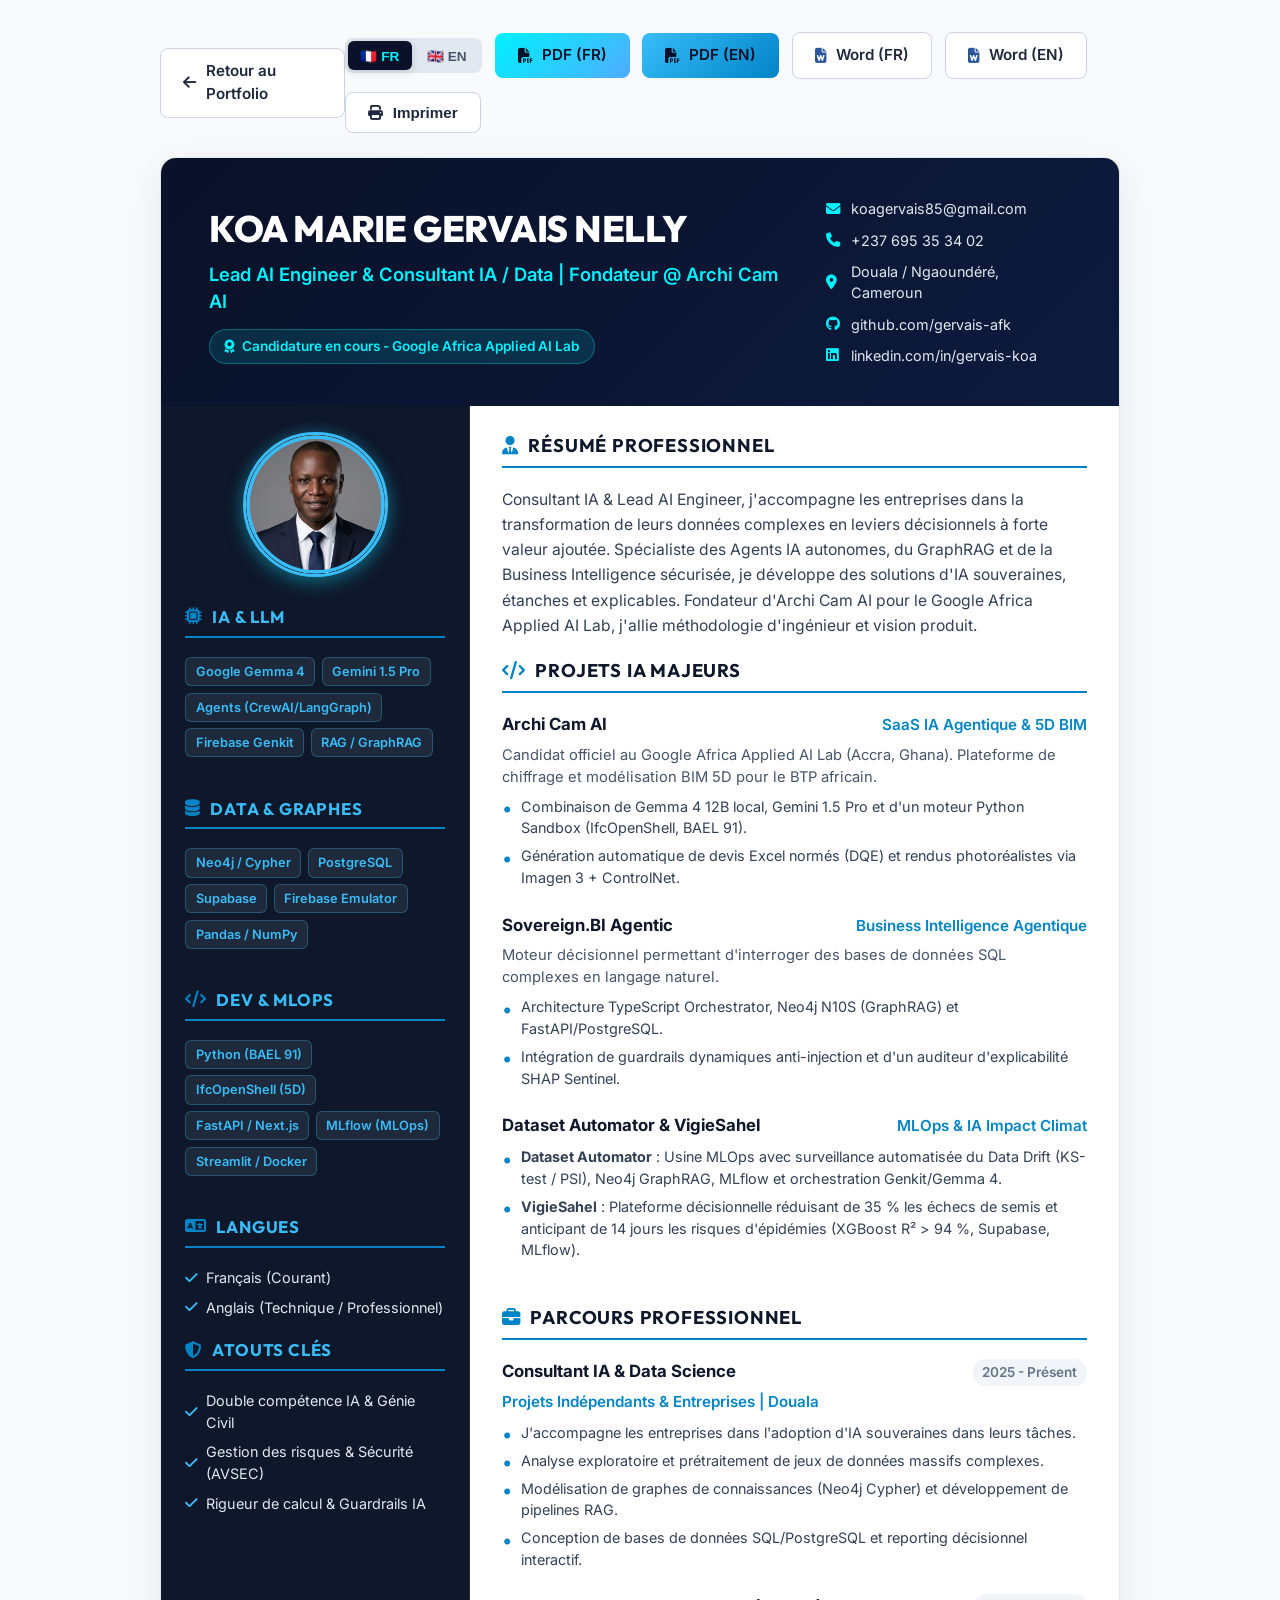
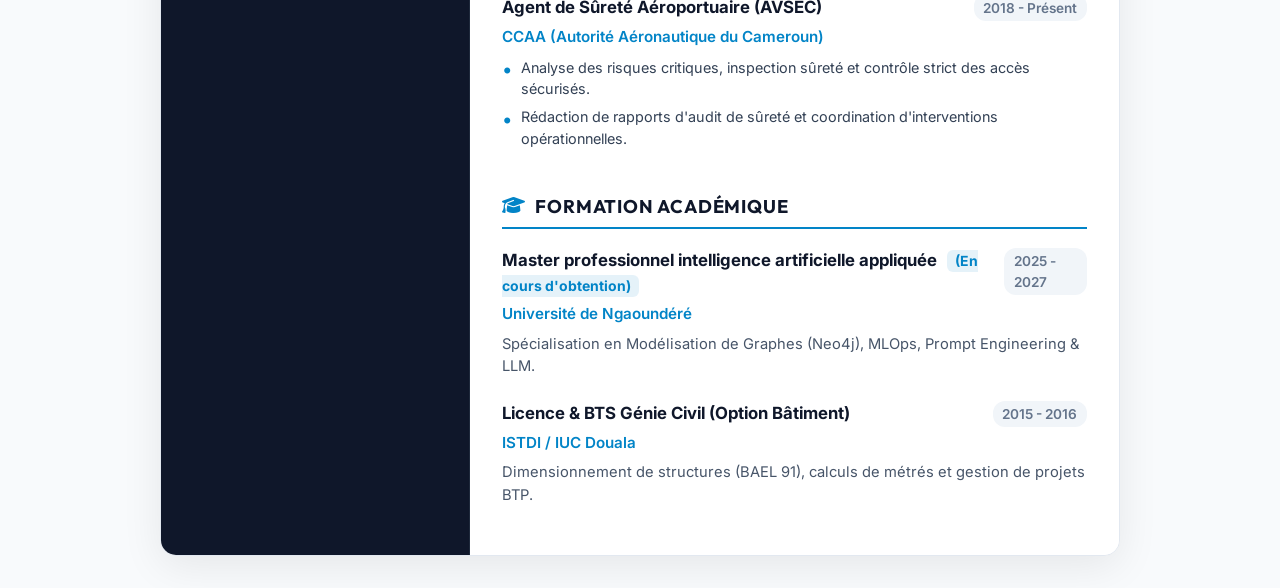
<file: cv.html>
<!DOCTYPE html>
<html lang="fr">
<head>
    <meta charset="UTF-8">
    <meta name="viewport" content="width=device-width, initial-scale=1.0">
    <title>CV | KOA MARIE GERVAIS NELLY - Lead AI Engineer & Consultant Data</title>
    <meta name="description" content="Curriculum Vitae de KOA MARIE GERVAIS NELLY, Lead AI Engineer, Fondateur d'Archi Cam AI et candidat au Google Africa Applied AI Lab.">
    <!-- Google Fonts -->
    <link rel="preconnect" href="https://fonts.googleapis.com">
    <link rel="preconnect" href="https://fonts.gstatic.com" crossorigin>
    <link href="https://fonts.googleapis.com/css2?family=Inter:wght@300;400;500;600;700;800&family=Outfit:wght@500;700;800&display=swap" rel="stylesheet">
    <!-- FontAwesome Icons -->
    <link rel="stylesheet" href="https://cdnjs.cloudflare.com/ajax/libs/font-awesome/6.4.0/css/all.min.css">
    
    <!-- i18n Dictionary -->
    <script src="translations.js"></script>

    <style>
        .lang-switch-group {
            display: inline-flex;
            background: #E2E8F0;
            border-radius: 8px;
            padding: 3px;
            gap: 2px;
        }

        .lang-btn {
            border: none;
            background: transparent;
            padding: 0.4rem 0.8rem;
            border-radius: 6px;
            font-weight: 700;
            font-size: 0.85rem;
            cursor: pointer;
            color: #475569;
            transition: all 0.2s ease;
        }

        .lang-btn.active {
            background: #0A1128;
            color: #00F2FE;
            box-shadow: 0 2px 8px rgba(0,0,0,0.15);
        }
        :root {
            --primary: #00F2FE;
            --accent: #4FACFE;
            --bg-dark: #0A1128;
            --card-bg: #0D1B3E;
            --text-dark: #1E293B;
            --text-light: #E2E8F0;
            --text-muted: #64748B;
            --border-color: #E2E8F0;
        }

        * {
            margin: 0;
            padding: 0;
            box-sizing: border-box;
        }

        body {
            font-family: 'Inter', sans-serif;
            background-color: #F8FAFC;
            color: var(--text-dark);
            line-height: 1.5;
            padding: 2rem 1rem;
        }

        /* CV Container */
        .cv-wrapper {
            max-width: 960px;
            margin: 0 auto;
            background: #FFFFFF;
            border-radius: 16px;
            box-shadow: 0 10px 40px rgba(0, 0, 0, 0.08);
            overflow: hidden;
            border: 1px solid #E2E8F0;
        }

        /* Action Bar (Screen Only) */
        .action-bar {
            max-width: 960px;
            margin: 0 auto 1.5rem auto;
            display: flex;
            justify-content: space-between;
            align-items: center;
        }

        .btn-action {
            display: inline-flex;
            align-items: center;
            gap: 0.6rem;
            padding: 0.7rem 1.4rem;
            border-radius: 8px;
            font-weight: 600;
            cursor: pointer;
            text-decoration: none;
            transition: all 0.2s ease;
            font-size: 0.95rem;
        }

        .btn-print {
            background: linear-gradient(135deg, #00F2FE 0%, #4FACFE 100%);
            color: #0A1128;
            border: none;
        }

        .btn-print:hover {
            transform: translateY(-2px);
            box-shadow: 0 4px 15px rgba(0, 242, 254, 0.3);
        }

        .btn-back {
            background: #FFFFFF;
            color: var(--text-dark);
            border: 1px solid #CBD5E1;
        }

        .btn-back:hover {
            background: #F1F5F9;
        }

        /* Header Header */
        .cv-header {
            background: linear-gradient(135deg, #0A1128 0%, #0D1B3E 100%);
            color: #FFFFFF;
            padding: 2.5rem 3rem;
            display: flex;
            align-items: center;
            justify-content: space-between;
            gap: 2rem;
            position: relative;
        }

        .header-main h1 {
            font-family: 'Outfit', sans-serif;
            font-size: 2.3rem;
            font-weight: 800;
            letter-spacing: -0.5px;
            margin-bottom: 0.3rem;
            color: #FFFFFF;
        }

        .header-main .subtitle {
            font-size: 1.15rem;
            color: #00F2FE;
            font-weight: 600;
            margin-bottom: 0.8rem;
        }

        .badge-lab {
            display: inline-flex;
            align-items: center;
            gap: 0.5rem;
            background: rgba(0, 242, 254, 0.12);
            border: 1px solid rgba(0, 242, 254, 0.3);
            color: #00F2FE;
            padding: 0.4rem 0.9rem;
            border-radius: 30px;
            font-size: 0.85rem;
            font-weight: 600;
        }

        .header-contacts {
            display: flex;
            flex-direction: column;
            gap: 0.6rem;
            font-size: 0.9rem;
            color: #94A3B8;
        }

        .header-contacts a, .header-contacts div {
            display: flex;
            align-items: center;
            gap: 0.6rem;
            color: #E2E8F0;
            text-decoration: none;
        }

        .header-contacts i {
            color: #00F2FE;
            width: 16px;
        }

        /* Main Grid */
        .cv-body {
            display: grid;
            grid-template-columns: 1fr 2.1fr;
        }

        /* Left Column (Sidebar) */
        .cv-sidebar {
            background: #0F172A;
            color: #F8FAFC;
            padding: 1.6rem 1.5rem;
            border-right: 1px solid #1E293B;
            display: flex;
            flex-direction: column;
            gap: 1.2rem;
        }

        .cv-photo-frame {
            width: 145px;
            height: 145px;
            border-radius: 50%;
            margin: 0 auto 0.5rem auto;
            overflow: hidden;
            border: 3px solid #38BDF8;
            box-shadow: 0 6px 20px rgba(0, 242, 254, 0.3), 0 0 15px rgba(56, 189, 248, 0.2);
            background: #1E293B;
            flex-shrink: 0;
        }

        .cv-photo-img {
            width: 100%;
            height: 100%;
            object-fit: cover;
            object-position: center 15%;
            border-radius: 50%;
        }

        /* Right Column (Content) */
        .cv-main {
            background: #FFFFFF;
            padding: 1.6rem 2rem;
            display: flex;
            flex-direction: column;
            gap: 1.2rem;
        }

        /* Section Headings */
        .sidebar-title {
            font-family: 'Outfit', sans-serif;
            font-size: 1.05rem;
            font-weight: 700;
            text-transform: uppercase;
            letter-spacing: 0.8px;
            color: #38BDF8;
            border-bottom: 2px solid #0284C7;
            padding-bottom: 0.4rem;
            margin-bottom: 1.2rem;
            display: flex;
            align-items: center;
            gap: 0.6rem;
        }

        .main-title {
            font-family: 'Outfit', sans-serif;
            font-size: 1.15rem;
            font-weight: 700;
            text-transform: uppercase;
            letter-spacing: 0.8px;
            color: #0F172A;
            border-bottom: 2px solid #0284C7;
            padding-bottom: 0.4rem;
            margin-bottom: 1.2rem;
            display: flex;
            align-items: center;
            gap: 0.6rem;
        }

        .sidebar-title i, .main-title i {
            color: #0284C7;
        }

        /* Skill Groups */
        .skill-group {
            margin-bottom: 1.2rem;
        }

        .skill-group-label {
            font-weight: 700;
            font-size: 0.9rem;
            color: #E2E8F0;
            margin-bottom: 0.4rem;
        }

        .skill-tags {
            display: flex;
            flex-wrap: wrap;
            gap: 0.4rem;
        }

        .skill-tag {
            background: #1E293B;
            color: #38BDF8;
            border: 1px solid rgba(56, 189, 248, 0.3);
            padding: 0.25rem 0.6rem;
            border-radius: 6px;
            font-size: 0.8rem;
            font-weight: 600;
        }

        /* Lists */
        .info-list {
            list-style: none;
            display: flex;
            flex-direction: column;
            gap: 0.5rem;
            font-size: 0.9rem;
            color: #E2E8F0;
        }

        .info-list li {
            display: flex;
            align-items: center;
            gap: 0.5rem;
        }

        .info-list i {
            color: #38BDF8;
        }

        /* Timeline Items */
        .timeline-item {
            margin-bottom: 1.5rem;
            position: relative;
        }

        .timeline-header {
            display: flex;
            justify-content: space-between;
            align-items: baseline;
            margin-bottom: 0.3rem;
        }

        .item-title {
            font-size: 1.05rem;
            font-weight: 700;
            color: #0F172A;
        }

        .item-company {
            font-weight: 600;
            color: #0284C7;
            font-size: 0.95rem;
        }

        .item-date {
            font-size: 0.85rem;
            font-weight: 600;
            color: #64748B;
            background: #F1F5F9;
            padding: 0.2rem 0.6rem;
            border-radius: 12px;
        }

        .item-desc {
            font-size: 0.92rem;
            color: #475569;
            margin-top: 0.4rem;
            line-height: 1.5;
        }

        .bullet-list {
            list-style: none;
            margin-top: 0.5rem;
            display: flex;
            flex-direction: column;
            gap: 0.4rem;
        }

        .bullet-list li {
            position: relative;
            padding-left: 1.2rem;
            font-size: 0.9rem;
            color: #334155;
        }

        .bullet-list li::before {
            content: "•";
            color: #0284C7;
            font-size: 1.2rem;
            position: absolute;
            left: 0;
            top: -0.1rem;
        }

        /* Summary Text */
        .profile-summary {
            font-size: 0.98rem;
            color: #334155;
            line-height: 1.6;
        }

        /* Print Media Styles (Single-Page PDF Guarantee) */
        @media print {
            @page {
                size: A4 portrait;
                margin: 0.6cm;
            }
            body {
                background: #FFFFFF !important;
                padding: 0 !important;
                font-size: 8.5pt !important;
            }
            .action-bar {
                display: none !important;
            }
            .cv-wrapper {
                box-shadow: none !important;
                border: none !important;
                max-width: 100% !important;
                width: 100% !important;
                border-radius: 0 !important;
            }
            .cv-header {
                background: #0A1128 !important;
                padding: 1.2rem 1.8rem !important;
                -webkit-print-color-adjust: exact;
                print-color-adjust: exact;
            }
            .cv-header h1 {
                font-size: 1.8rem !important;
            }
            .cv-sidebar {
                background: #0F172A !important;
                color: #F8FAFC !important;
                padding: 1.2rem 1.2rem !important;
                gap: 1.2rem !important;
                -webkit-print-color-adjust: exact;
                print-color-adjust: exact;
            }
            .photo-placeholder {
                height: 120px !important;
                background: #1E293B !important;
                border: 2px dashed #38BDF8 !important;
                -webkit-print-color-adjust: exact;
                print-color-adjust: exact;
            }
            .cv-main {
                background: #FFFFFF !important;
                padding: 1.2rem 1.5rem !important;
                gap: 1.2rem !important;
            }
            .main-title, .sidebar-title {
                margin-bottom: 0.6rem !important;
                font-size: 0.95rem !important;
            }
            .timeline-item {
                margin-bottom: 0.8rem !important;
            }
            .skill-tag {
                background: #1E293B !important;
                color: #38BDF8 !important;
                border: 1px solid rgba(56, 189, 248, 0.3) !important;
                -webkit-print-color-adjust: exact;
                print-color-adjust: exact;
            }
            .badge-lab {
                border: 1px solid #00F2FE !important;
                -webkit-print-color-adjust: exact;
                print-color-adjust: exact;
            }
        }

        @media (max-width: 768px) {
            .cv-header {
                flex-direction: column;
                align-items: flex-start;
                padding: 2rem;
            }
            .cv-body {
                grid-template-columns: 1fr;
            }
            .cv-sidebar {
                border-right: none;
                border-bottom: 1px solid #E2E8F0;
                padding: 2rem;
            }
            .cv-main {
                padding: 2rem;
            }
        }
    </style>
</head>
<body>

    <!-- Top Action Bar -->
    <div class="action-bar">
        <a href="index.html" class="btn-action btn-back"><i class="fa-solid fa-arrow-left"></i> <span data-i18n="cv_btn_back">Retour au Portfolio</span></a>
        
        <div style="display: flex; gap: 0.8rem; align-items: center; flex-wrap: wrap;">
            <div class="lang-switch-group">
                <button class="lang-btn active" id="btnLangFr" onclick="switchCvLanguage('fr')">🇫🇷 FR</button>
                <button class="lang-btn" id="btnLangEn" onclick="switchCvLanguage('en')">🇬🇧 EN</button>
            </div>
            
            <a href="KOA_MARIE_GERVAIS_NELLY_CV_EXECUTIVE.pdf" id="downloadPdfFr" download target="_blank" class="btn-action btn-print"><i class="fa-solid fa-file-pdf"></i> PDF (FR)</a>
            <a href="KOA_MARIE_GERVAIS_NELLY_CV_EXECUTIVE_EN.pdf" id="downloadPdfEn" download target="_blank" class="btn-action btn-print" style="background: linear-gradient(135deg, #38BDF8 0%, #0284C7 100%);"><i class="fa-solid fa-file-pdf"></i> PDF (EN)</a>
            <a href="KOA_MARIE_GERVAIS_NELLY_CV_EXECUTIVE.docx" id="downloadDocxFr" download class="btn-action btn-back"><i class="fa-solid fa-file-word" style="color: #2B579A;"></i> Word (FR)</a>
            <a href="KOA_MARIE_GERVAIS_NELLY_CV_EXECUTIVE_EN.docx" id="downloadDocxEn" download class="btn-action btn-back"><i class="fa-solid fa-file-word" style="color: #2B579A;"></i> Word (EN)</a>
            <button onclick="window.print()" class="btn-action btn-back"><i class="fa-solid fa-print"></i> <span data-i18n="cv_btn_print">Imprimer</span></button>
        </div>
    </div>

    <!-- Printable CV Document -->
    <div class="cv-wrapper">
        <!-- CV Header -->
        <header class="cv-header">
            <div class="header-main">
                <h1>KOA MARIE GERVAIS NELLY</h1>
                <div class="subtitle">Lead AI Engineer &amp; Consultant IA / Data | Fondateur @ Archi Cam AI</div>
                <div class="badge-lab">
                    <i class="fa-solid fa-award"></i> Candidature en cours - Google Africa Applied AI Lab
                </div>
            </div>
            <div class="header-contacts">
                <a href="mailto:koagervais85@gmail.com"><i class="fa-solid fa-envelope"></i> koagervais85@gmail.com</a>
                <a href="tel:+237695353402"><i class="fa-solid fa-phone"></i> +237 695 35 34 02</a>
                <div><i class="fa-solid fa-location-dot"></i> Douala / Ngaoundéré, Cameroun</div>
                <a href="https://github.com/gervais-afk" target="_blank"><i class="fa-brands fa-github"></i> github.com/gervais-afk</a>
                <a href="https://www.linkedin.com/in/gervais-koa" target="_blank"><i class="fa-brands fa-linkedin"></i> linkedin.com/in/gervais-koa</a>
            </div>
        </header>

        <!-- CV Body -->
        <div class="cv-body">
            <!-- Sidebar Left -->
            <aside class="cv-sidebar">
                <!-- Photo Profile Frame -->
                <div class="cv-photo-frame">
                    <img src="assets/images/profile_headshot_circular.jpeg" alt="KOA MARIE GERVAIS NELLY" class="cv-photo-img">
                </div>

                <!-- Stack Technique & IA -->
                <section>
                    <h3 class="sidebar-title" data-i18n="cv_title_ai"><i class="fa-solid fa-microchip"></i> IA &amp; LLM</h3>
                    <div class="skill-group">
                        <div class="skill-tags">
                            <span class="skill-tag">Google Gemma 4</span>
                            <span class="skill-tag">Gemini 1.5 Pro</span>
                            <span class="skill-tag">Agents (CrewAI/LangGraph)</span>
                            <span class="skill-tag">Firebase Genkit</span>
                            <span class="skill-tag">RAG / GraphRAG</span>
                        </div>
                    </div>
                </section>

                <section>
                    <h3 class="sidebar-title" data-i18n="cv_title_data"><i class="fa-solid fa-database"></i> Data &amp; Graphes</h3>
                    <div class="skill-group">
                        <div class="skill-tags">
                            <span class="skill-tag">Neo4j / Cypher</span>
                            <span class="skill-tag">PostgreSQL</span>
                            <span class="skill-tag">Supabase</span>
                            <span class="skill-tag">Firebase Emulator</span>
                            <span class="skill-tag">Pandas / NumPy</span>
                        </div>
                    </div>
                </section>

                <section>
                    <h3 class="sidebar-title" data-i18n="cv_title_dev"><i class="fa-solid fa-code"></i> Dev &amp; MLOps</h3>
                    <div class="skill-group">
                        <div class="skill-tags">
                            <span class="skill-tag">Python (BAEL 91)</span>
                            <span class="skill-tag">IfcOpenShell (5D)</span>
                            <span class="skill-tag">FastAPI / Next.js</span>
                            <span class="skill-tag">MLflow (MLOps)</span>
                            <span class="skill-tag">Streamlit / Docker</span>
                        </div>
                    </div>
                </section>

                <!-- Langues -->
                <section>
                    <h3 class="sidebar-title" data-i18n="cv_title_lang"><i class="fa-solid fa-language"></i> Langues</h3>
                    <ul class="info-list">
                        <li data-i18n="cv_lang_1"><i class="fa-solid fa-check"></i> Français (Courant)</li>
                        <li data-i18n="cv_lang_2"><i class="fa-solid fa-check"></i> Anglais (Technique / Professionnel)</li>
                    </ul>
                </section>

                <!-- Points Forts -->
                <section>
                    <h3 class="sidebar-title" data-i18n="cv_title_assets"><i class="fa-solid fa-shield-halved"></i> Atouts Clés</h3>
                    <ul class="info-list">
                        <li data-i18n="cv_asset_1"><i class="fa-solid fa-check"></i> Double compétence IA &amp; Génie Civil</li>
                        <li data-i18n="cv_asset_2"><i class="fa-solid fa-check"></i> Gestion des risques &amp; Sécurité (AVSEC)</li>
                        <li data-i18n="cv_asset_3"><i class="fa-solid fa-check"></i> Rigueur de calcul &amp; Guardrails IA</li>
                    </ul>
                </section>
            </aside>
            <main class="cv-main">

                <!-- Profil Synthétique -->
                <section>
                    <h3 class="main-title" data-i18n="cv_title_summary"><i class="fa-solid fa-user-tie"></i> Résumé Professionnel</h3>
                    <p class="profile-summary" data-i18n="cv_summary_text">
                        Consultant IA &amp; Lead AI Engineer, j'accompagne les entreprises dans la transformation de leurs données complexes en leviers décisionnels à forte valeur ajoutée. Spécialiste des Agents IA autonomes, du GraphRAG et de la Business Intelligence sécurisée, je développe des solutions d'IA souveraines, étanches et explicables. Fondateur d'Archi Cam AI pour le Google Africa Applied AI Lab, j'allie méthodologie d'ingénieur et vision produit.
                    </p>
                </section>

                <!-- Réalisations Projets Phares -->
                <section>
                    <h3 class="main-title" data-i18n="cv_title_projects"><i class="fa-solid fa-code"></i> Projets IA Majeurs</h3>
                    
                    <div class="timeline-item">
                        <div class="timeline-header">
                            <span class="item-title" data-i18n="cv_p1_title">Archi Cam AI</span>
                            <span class="item-company" data-i18n="cv_p1_company">SaaS IA Agentique &amp; 5D BIM</span>
                        </div>
                        <p class="item-desc" data-i18n="cv_p1_desc">
                            Candidat officiel au Google Africa Applied AI Lab (Accra, Ghana). Plateforme de chiffrage et modélisation BIM 5D pour le BTP africain.
                        </p>
                        <ul class="bullet-list">
                            <li data-i18n="cv_p1_b1">Combinaison de Gemma 4 12B local, Gemini 1.5 Pro et d'un moteur Python Sandbox (IfcOpenShell, BAEL 91).</li>
                            <li data-i18n="cv_p1_b2">Génération automatique de devis Excel normés (DQE) et rendus photoréalistes via Imagen 3 + ControlNet.</li>
                        </ul>
                    </div>

                    <div class="timeline-item">
                        <div class="timeline-header">
                            <span class="item-title" data-i18n="cv_p2_title">Sovereign.BI Agentic</span>
                            <span class="item-company" data-i18n="cv_p2_company">Business Intelligence Agentique</span>
                        </div>
                        <p class="item-desc" data-i18n="cv_p2_desc">
                            Moteur décisionnel permettant d'interroger des bases de données SQL complexes en langage naturel.
                        </p>
                        <ul class="bullet-list">
                            <li data-i18n="cv_p2_b1">Architecture TypeScript Orchestrator, Neo4j N10S (GraphRAG) et FastAPI/PostgreSQL.</li>
                            <li data-i18n="cv_p2_b2">Intégration de guardrails dynamiques anti-injection et d'un auditeur d'explicabilité SHAP Sentinel.</li>
                        </ul>
                    </div>

                    <div class="timeline-item">
                        <div class="timeline-header">
                            <span class="item-title" data-i18n="cv_p3_title">Dataset Automator &amp; VigieSahel</span>
                            <span class="item-company" data-i18n="cv_p3_company">MLOps &amp; IA Impact Climat</span>
                        </div>
                        <ul class="bullet-list">
                            <li data-i18n="cv_p3_b1"><strong>Dataset Automator</strong> : Usine MLOps avec surveillance automatisée du Data Drift (KS-test / PSI), Neo4j GraphRAG, MLflow et orchestration Genkit/Gemma 4.</li>
                            <li data-i18n="cv_p3_b2"><strong>VigieSahel</strong> : Plateforme décisionnelle réduisant de 35 % les échecs de semis et anticipant de 14 jours les risques d'épidémies (XGBoost R² &gt; 94 %, Supabase, MLflow).</li>
                        </ul>
                    </div>
                </section>

                <!-- Expériences Professionnelles -->
                <section>
                    <h3 class="main-title" data-i18n="cv_title_exp"><i class="fa-solid fa-briefcase"></i> Parcours Professionnel</h3>
                    
                    <div class="timeline-item">
                        <div class="timeline-header">
                            <span class="item-title" data-i18n="cv_j1_title">Consultant IA &amp; Data Science</span>
                            <span class="item-date" data-i18n="cv_j1_date">2025 - Présent</span>
                        </div>
                        <div class="item-company" data-i18n="cv_j1_company">Projets Indépendants &amp; Entreprises | Douala</div>
                        <ul class="bullet-list">
                            <li data-i18n="cv_j1_b1">J'accompagne les entreprises dans l'adoption d'IA souveraines dans leurs tâches.</li>
                            <li data-i18n="cv_j1_b2">Analyse exploratoire et prétraitement de jeux de données massifs complexes.</li>
                            <li data-i18n="cv_j1_b3">Modélisation de graphes de connaissances (Neo4j Cypher) et développement de pipelines RAG.</li>
                            <li data-i18n="cv_j1_b4">Conception de bases de données SQL/PostgreSQL et reporting décisionnel interactif.</li>
                        </ul>
                    </div>

                    <div class="timeline-item">
                        <div class="timeline-header">
                            <span class="item-title" data-i18n="cv_j2_title">Agent de Sûreté Aéroportuaire (AVSEC)</span>
                            <span class="item-date" data-i18n="cv_j2_date">2018 - Présent</span>
                        </div>
                        <div class="item-company" data-i18n="cv_j2_company">CCAA (Autorité Aéronautique du Cameroun)</div>
                        <ul class="bullet-list">
                            <li data-i18n="cv_j2_b1">Analyse des risques critiques, inspection sûreté et contrôle strict des accès sécurisés.</li>
                            <li data-i18n="cv_j2_b2">Rédaction de rapports d'audit de sûreté et coordination d'interventions opérationnelles.</li>
                        </ul>
                    </div>
                </section>

                <!-- Formation & Diplômes -->
                <section>
                    <h3 class="main-title" data-i18n="cv_title_edu"><i class="fa-solid fa-graduation-cap"></i> Formation Académique</h3>
                    
                    <div class="timeline-item">
                        <div class="timeline-header">
                            <span class="item-title" data-i18n="cv_e1_title">Master professionnel intelligence artificielle appliquée <small style="color: #0284C7; font-weight: 700; background: rgba(2,132,199,0.1); padding: 0.15rem 0.5rem; border-radius: 6px; margin-left: 0.4rem;">(En cours d'obtention)</small></span>
                            <span class="item-date" data-i18n="cv_e1_date">2025 - 2027</span>
                        </div>
                        <div class="item-company" data-i18n="cv_e1_school">Université de Ngaoundéré</div>
                        <p class="item-desc" data-i18n="cv_e1_desc">Spécialisation en Modélisation de Graphes (Neo4j), MLOps, Prompt Engineering &amp; LLM.</p>
                    </div>

                    <div class="timeline-item">
                        <div class="timeline-header">
                            <span class="item-title" data-i18n="cv_e2_title">Licence &amp; BTS Génie Civil (Option Bâtiment)</span>
                            <span class="item-date" data-i18n="cv_e2_date">2015 - 2016</span>
                        </div>
                        <div class="item-company" data-i18n="cv_e2_school">ISTDI / IUC Douala</div>
                        <p class="item-desc" data-i18n="cv_e2_desc">Dimensionnement de structures (BAEL 91), calculs de métrés et gestion de projets BTP.</p>
                    </div>
                </section>
            </main>
        </div>
    </div>

    <!-- i18n Script for CV -->
    <script>
        let currentLang = 'fr';

        const cvContent = {
            fr: {
                subtitle: "Lead AI Engineer & Consultant IA / Data | Fondateur @ Archi Cam AI",
                badge: '<i class="fa-solid fa-award"></i> Candidature en cours - Google Africa Applied AI Lab',
                title_ai: '<i class="fa-solid fa-microchip"></i> IA & LLM',
                title_data: '<i class="fa-solid fa-database"></i> Data & Graphes',
                title_dev: '<i class="fa-solid fa-code"></i> Dev & MLOps',
                title_lang: '<i class="fa-solid fa-language"></i> Langues',
                title_assets: '<i class="fa-solid fa-shield-halved"></i> Atouts Clés',
                summary_text: "Consultant IA & Lead AI Engineer, j'accompagne les entreprises dans la transformation de leurs données complexes en leviers décisionnels à forte valeur ajoutée. Spécialiste des Agents IA autonomes, du GraphRAG et de la Business Intelligence sécurisée, je développe des solutions d'IA souveraines, étanches et explicables. Fondateur d'Archi Cam AI pour le Google Africa Applied AI Lab, j'allie méthodologie d'ingénieur et vision produit."
            },
            en: {
                subtitle: "Lead AI Engineer & Data Architect | Founder @ Archi Cam AI",
                badge: '<i class="fa-solid fa-award"></i> Official Applicant - Google Africa Applied AI Lab',
                title_ai: '<i class="fa-solid fa-microchip"></i> AI & LLM Stack',
                title_data: '<i class="fa-solid fa-database"></i> Data & Graphs',
                title_dev: '<i class="fa-solid fa-code"></i> Dev & MLOps',
                title_lang: '<i class="fa-solid fa-language"></i> Languages',
                title_assets: '<i class="fa-solid fa-shield-halved"></i> Key Assets',
                summary_text: "Lead AI Engineer & Data Architect specializing in sovereign autonomous agents, Neo4j GraphRAG, and deterministic civil engineering software. Founder of Archi Cam AI (official applicant for Google Africa Applied AI Lab), bridging multi-agent orchestration with strict mathematical compliance (BAEL 91, ICAO Annex 17) and production MLOps."
            }
        };

        function switchCvLanguage(lang) {
            currentLang = lang;
            document.getElementById('btnLangFr').classList.toggle('active', lang === 'fr');
            document.getElementById('btnLangEn').classList.toggle('active', lang === 'en');
            localStorage.setItem('preferredLang', lang);

            const t = cvContent[lang];
            if (!t) return;

            document.querySelector('.header-main .subtitle').innerHTML = t.subtitle;
            document.querySelector('.badge-lab').innerHTML = t.badge;

            // Apply translations to data-i18n elements
            document.querySelectorAll('[data-i18n]').forEach(el => {
                const key = el.getAttribute('data-i18n');
                if (translations[lang] && translations[lang][key]) {
                    el.innerHTML = translations[lang][key];
                }
            });
        }

        // Auto-check URL parameter or localStorage on load
        window.addEventListener('DOMContentLoaded', () => {
            const urlParams = new URLSearchParams(window.location.search);
            const urlLang = urlParams.get('lang');
            const savedLang = localStorage.getItem('preferredLang');
            const initialLang = urlLang || savedLang || 'fr';
            switchCvLanguage(initialLang);
        });
    </script>

</body>
</html>
</file>
